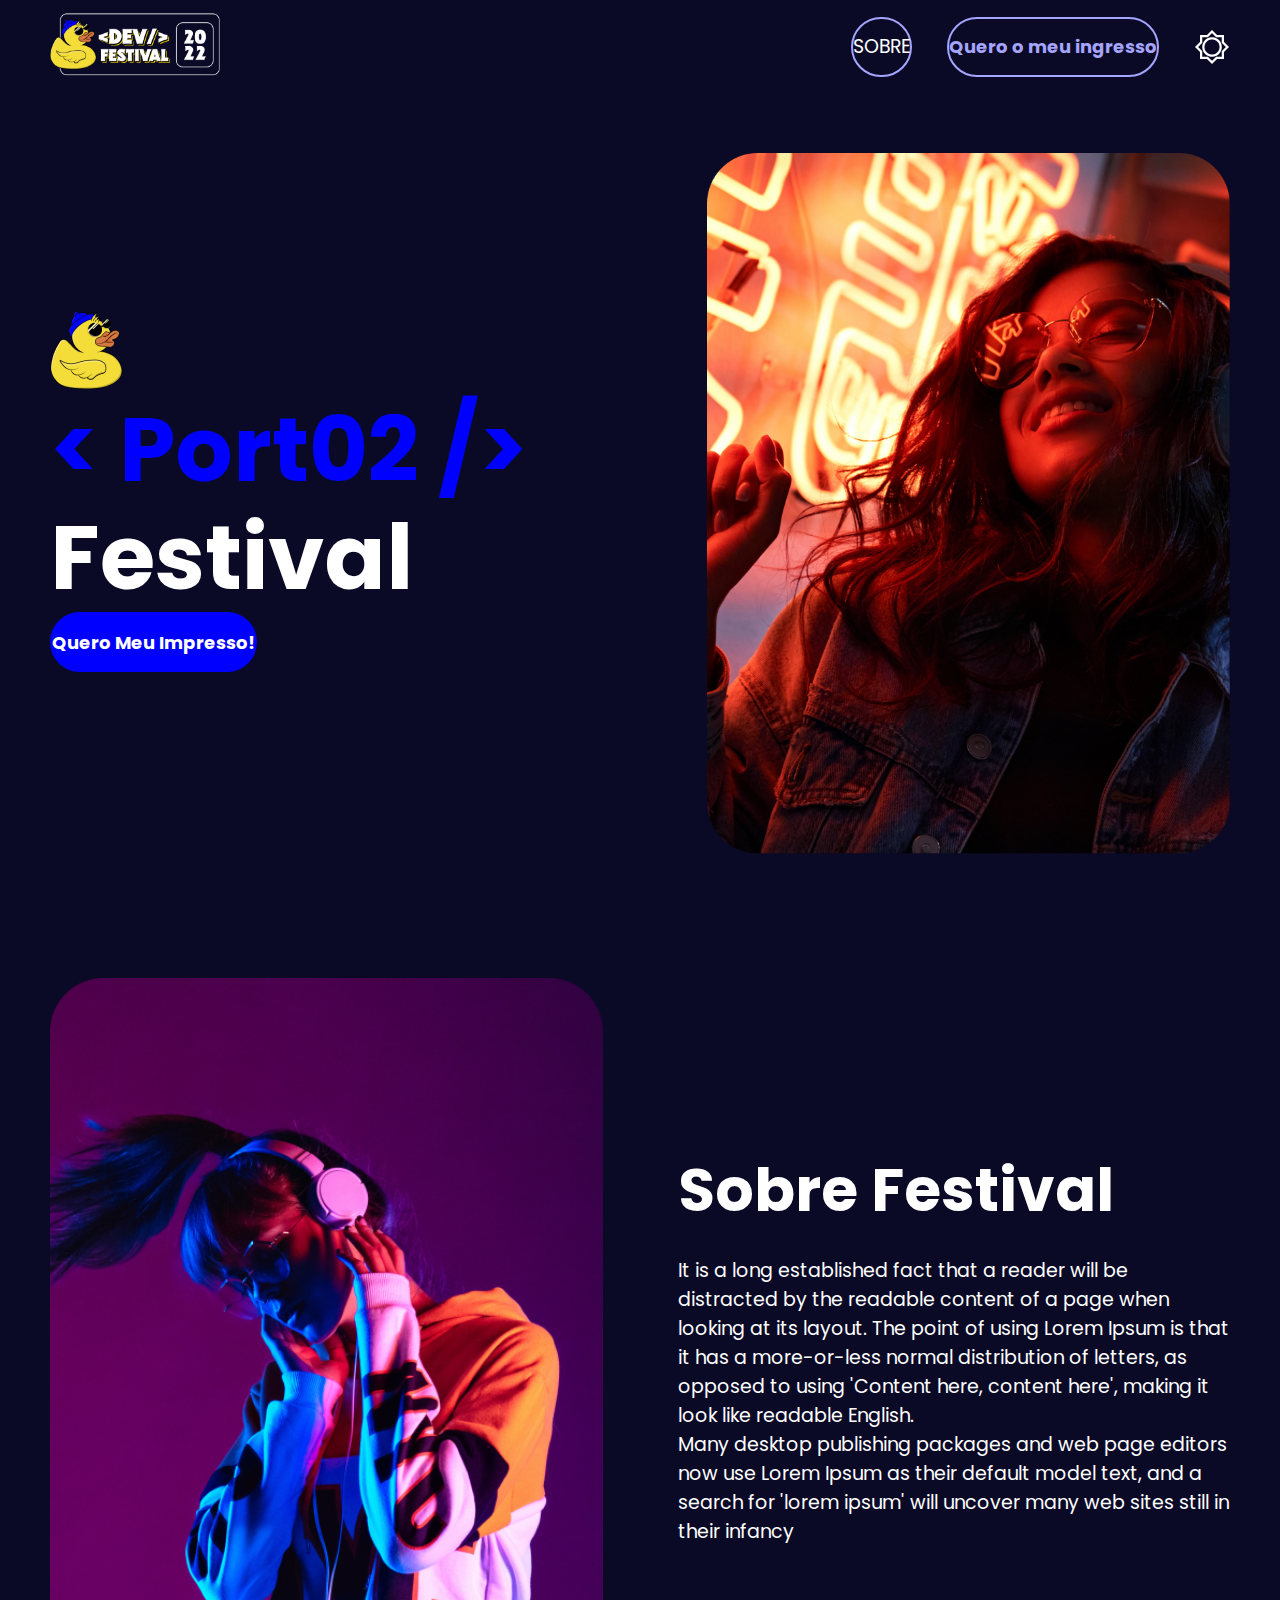
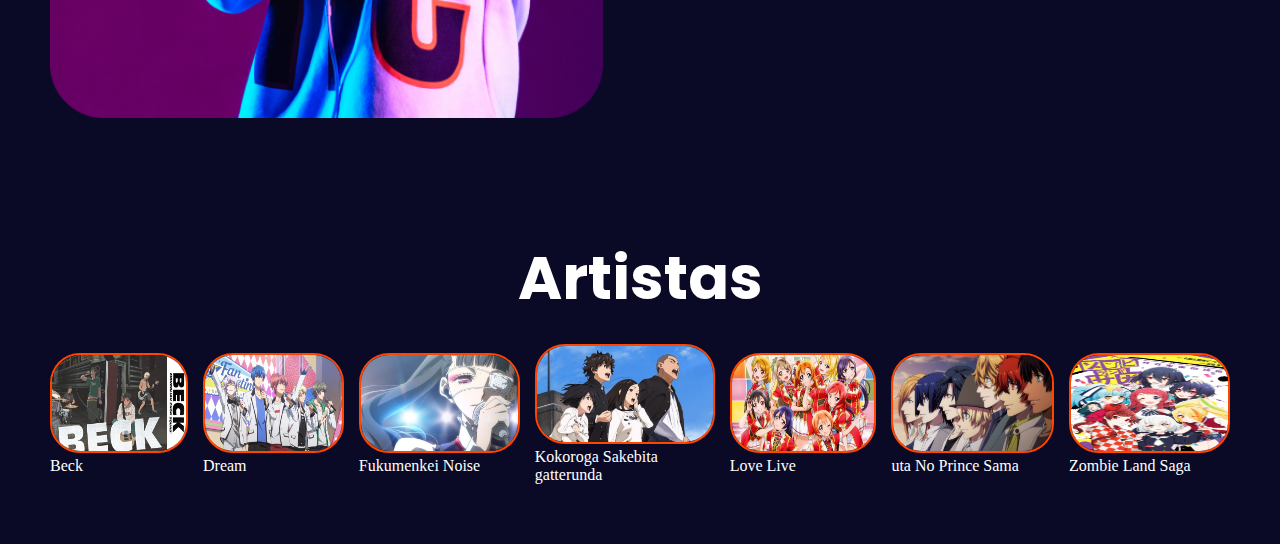
<file: index.html>
<!DOCTYPE html>
<html lang="pt-br">
<head>
    <meta charset="UTF-8">
    <meta http-equiv="X-UA-Compatible" content="IE=edge">
    <meta name="viewport" content="width=device-width, initial-scale=1.0">
    <link rel="stylesheet" href="./scr/css/style.css">
    <link rel="stylesheet" href="./scr/css/reset.css">
    <link rel="preconnect" href="https://fonts.googleapis.com">
    <link rel="preconnect" href="https://fonts.gstatic.com" crossorigin>
    <link href="https://fonts.googleapis.com/css2?family=Poppins:ital,wght@0,100;0,200;0,300;0,400;0,500;0,600;0,700;0,800;0,900;1,100;1,200;1,300;1,400;1,500;1,600;1,700;1,800;1,900&display=swap" rel="stylesheet">
    <title>Port02Festival - Learning Marathon</title>
</head>
<body>
    <header id="header">
        <div class="container">
            <div class="flex-box">
                <a href="./index.html" class="logo">
                    <img src="./scr/img/Ativo1@2x1.png" alt="Logo Festival">
                </a>
    
                <nav class="menu">
                    <ul>
                        <li>
                            <a href="./index.html#Sobre" class="btn outline">
                                Sobre
                            </a>
                        </li>
                    </ul>
                    <a href="./Carrinho.html" class="btn outline">
                    Quero o meu ingresso
                    </a>
                    <button class="btn" onclick="modeColor()">
                        <img src="./scr/img/Vector.png" alt="Modo Noturno">
                    </button>
                </nav>   
            </div>
        </div>
    </header>

    <section id="principal">
    <div class="container">
        <div class="flex-box">

            <div class="leff">
                <img src="./scr/img/Pato_DEV_Festival_PATO_1_2.png" alt="Pato Dev Festival">
                
                <h1 class="title one">
                    <span class="blue-text">&lt; Port02 /&gt;</span> Festival
                </h1>
        
                <div class="pad30-top">
                    <a href="Carrinho.html" target="_blank" class="btn solid">
                        Quero Meu Impresso!
                    </a>
                </div>                
            </div>

            <div class="right">
                <img src="./scr/img/Rectangle_2.png" alt="Ouvindo Música 1">  

            </div>
        </div>              
    </div>
    </section>

    <section id="sobre">
        <div class="container">
            <div class="flex-box">
                <div class="left">
                    <img src="./scr/img/Rectangle_3.png" alt="Ouvindo Música 2">
                </div>
                
                <div class="right">
                    <h2 class="title two pad30-bottom">
                        Sobre Festival
                    </h2>
    
                    <div class="content-box">
                        <p>
                            It is a long established fact that a reader will be distracted by the readable content of a page when looking at its layout. The point of using Lorem Ipsum is that it has a more-or-less normal distribution of letters, as opposed to using 'Content here, content here', making it look like readable English.
                        </p>
                    
                        <p>
                            Many desktop publishing packages and web page editors now use Lorem Ipsum as their default model text, and a search for 'lorem ipsum' will uncover many web sites still in their infancy
                        </p>
                    </div>
                </div>
            </div>            
        </div>                
    </section>
    

    <section id="artista">
        <div class="container">
            <h2 class="title two center pad30-bottom" >Artistas</h2>
            <ul class="lista-artista">
                <li>
                    <img src="./scr/img/Artists/beck.jpg" class="radius" alt="Artista 1">Beck
                </li>
                <li>
                    <img src="./scr/img/Artists/dream.png" class="radius" alt="Artista 2">Dream
                </li>
                <li>
                    <img src="./scr/img/Artists/FukumenkeiNoise.jpg" class="radius" alt="Artista 3">Fukumenkei Noise
                </li>
                <li>
                    <img src="./scr/img/Artists/KokorogaSakebitagatterunda.jpg" class="radius" alt="Artista 1">Kokoroga Sakebita gatterunda
                </li>
                <li>
                    <img src="./scr/img/Artists/LoveLive2.jpg" class="radius"  alt="Artista 2">Love Live
                </li>
                <li>
                    <img src="./scr/img/Artists/utaNoPrinceSama.jpg" class="radius"  alt="Artista 3">uta No Prince Sama
                </li>
                <li>
                    <img src="./scr/img/Artists/ZombieLandSaga.jpg" class="radius" alt="Artista 3">Zombie Land Saga
                </li>
            </ul>    
        </div>        
    </section>
</body>
<script src="./scr/js/mode-script.js"></script>
</html>
</file>
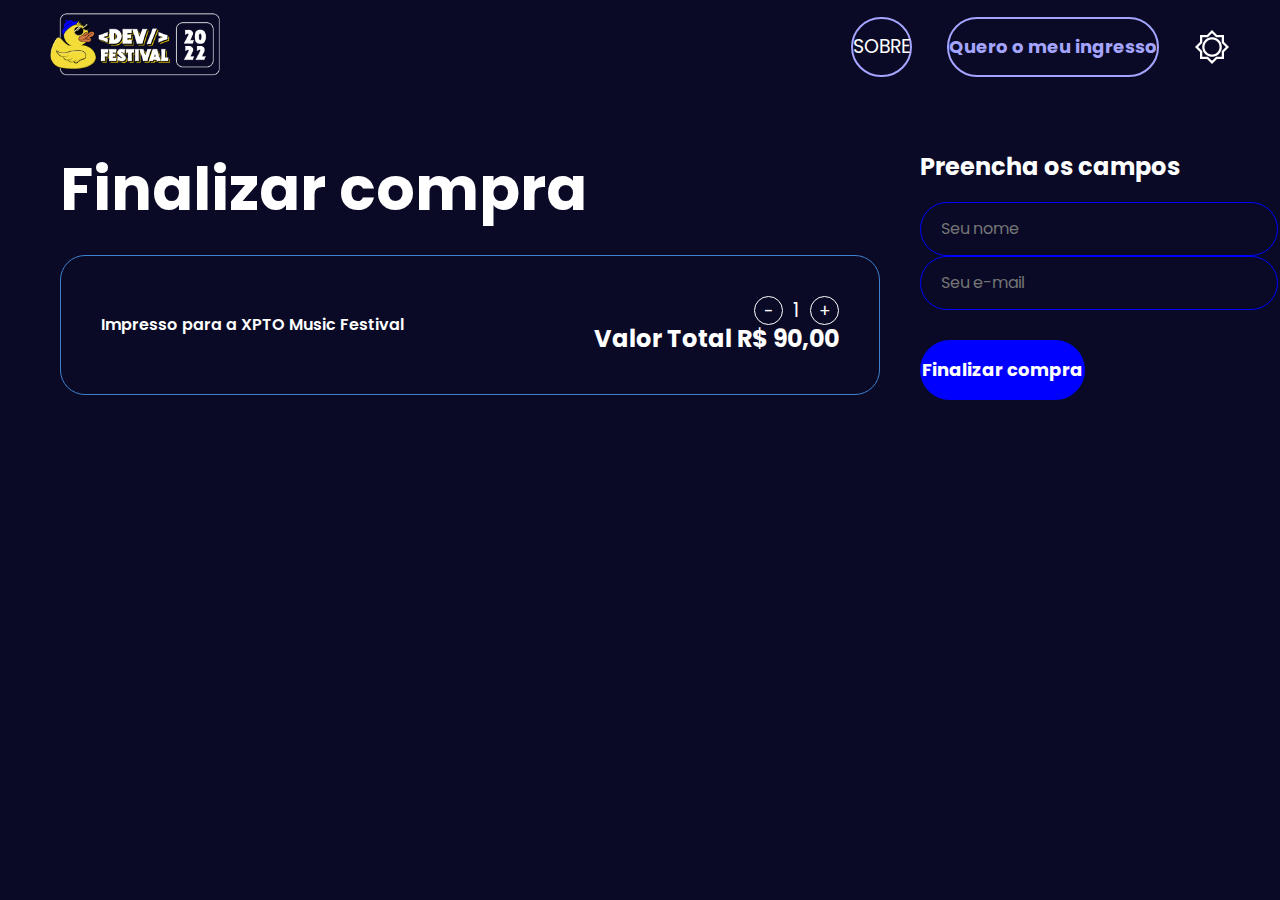
<file: Carrinho.html>
<!DOCTYPE html>
<html lang="pt-br">
<head>
    <meta charset="UTF-8">
    <meta http-equiv="X-UA-Compatible" content="IE=edge">
    <meta name="viewport" content="width=device-width, initial-scale=1.0">
    <link rel="stylesheet" href="./scr/css/style.css"> 
    <link rel="stylesheet" href="./scr/css/reset.css">
    <link rel="preconnect" href="https://fonts.googleapis.com">
    <link rel="preconnect" href="https://fonts.gstatic.com" crossorigin>
    <link href="https://fonts.googleapis.com/css2?family=Poppins:ital,wght@0,100;0,200;0,300;0,400;0,500;0,600;0,700;0,800;0,900;1,100;1,200;1,300;1,400;1,500;1,600;1,700;1,800;1,900&display=swap" rel="stylesheet">    
    <title>Carrinho</title>
</head>
<body>
    <header id="header">
        <div class="container">
            <div class="flex-box">
                <a href="./index.html" class="logo">
                    <img src="./scr/img/Ativo1@2x1.png" alt="Logo Festival">
                </a>
    
                <nav class="menu">
                    <ul>
                        <li>
                            <a href="./index.html#Sobre" class="btn outline">
                                Sobre
                            </a>
                        </li>
                    </ul>
                    <a href="./Carrinho.html" class="btn outline">
                    Quero o meu ingresso
                    </a>
                    <button class="btn">
                    <img src="./scr/img/Vector.png" alt="Modo Noturno" onclick="modeColor()">
                    </button>
                </nav>   
            </div>
        </div>
    </header>

    <section id="carrinho">
        <div class="container">
            <div class="flex-box">

                <div class="left">
                    <h1 class="title two" >Finalizar compra</h1>
                    <ul class="ing-list">
                        <li class="ingresso">
                            <h3 class="title four">Impresso para a XPTO Music Festival</h3>
                            <div>
                                <div class="controles">
                                    <button id="btnMin">-</button>
                                    <span id="qtdTicket">1</span>
                                    <button id="btnMax">+</button>
                                </div>
                                <p class="title three">
                                    Valor Total R$ 
                                    <span id="price">90,00</span> 
                                    </p>
                            </div>
                        </li>
                    </ul>

                </div>
                <div class="right">
                    <div>
                        <h2 class="title three pad20-bottom">Preencha os campos</h2>
                        <form class="form" id="cartForm">
                            <input type="text" name="nome" id="nome" placeholder="Seu nome" class="color-input">
                            <input type="email" name="email" id="email" placeholder="Seu e-mail" class="color-input">                
                            <button type="submit" id="btn-buy" class="btn solid">Finalizar compra</button>
                        </form>            
                    </div>
                </div>
            </div>
        </div>
    </section>
</body>
<script src="./scr/js/script.js"></script>
<script src="./scr/js/mode-script.js"></script>
</html>
</file>
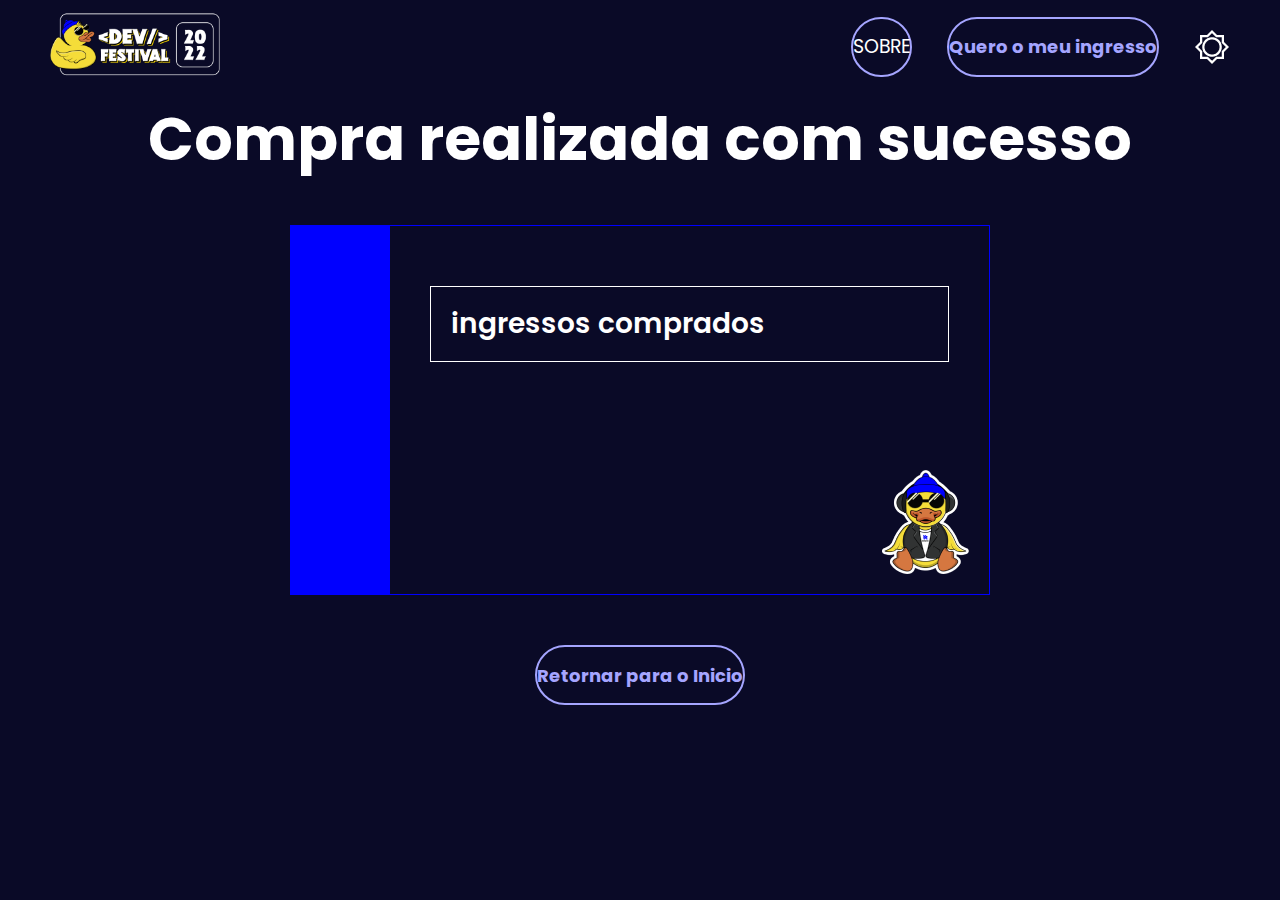
<file: finalizacao.html>
<!DOCTYPE html>
<html lang="pt-br">
<head>
    <meta charset="UTF-8">
    <meta http-equiv="X-UA-Compatible" content="IE=edge">
    <meta name="viewport" content="width=device-width, initial-scale=1.0">
    <link rel="stylesheet" href="./scr/css/style.css"> 
    <link rel="stylesheet" href="./scr/css/reset.css">
    <link rel="preconnect" href="https://fonts.googleapis.com">
    <link rel="preconnect" href="https://fonts.gstatic.com" crossorigin>
    <link href="https://fonts.googleapis.com/css2?family=Poppins:ital,wght@0,100;0,200;0,300;0,400;0,500;0,600;0,700;0,800;0,900;1,100;1,200;1,300;1,400;1,500;1,600;1,700;1,800;1,900&display=swap" rel="stylesheet">
    
    <title>Finalização</title>
</head>
<body>
    <header id="header">
        <div class="container">
            <div class="flex-box">
                <a href="./index.html" class="logo">
                    <img src="./scr/img/Ativo1@2x1.png" alt="Logo Festival">
                </a>
    
                <nav class="menu">
                    <ul>
                        <li>
                            <a href="./index.html#Sobre" class="btn outline">
                                Sobre
                            </a>
                        </li>
                    </ul>
                    <a href="./Carrinho.html" class="btn outline">
                    Quero o meu ingresso
                    </a>
                    <button class="btn">
                    <img src="./scr/img/Vector.png" alt="Modo Noturno" onclick="modeColor()">
                    </button>
                </nav>   
            </div>
        </div>
    </header>

    <section id="Finalizacao">
        <div class="container">
            <div class="flex-box">
                <h1 class="title two">Compra realizada com sucesso</h1>

                <div class="ingresso">

                    <h2 class="title two" id="nomeComprador">João do pé de feijao</h2>
                    <p class="title three" id="emailComprador">jpf@gmail.com</p>

                    <div class="qtd-box">
                        <p class="title threehalf"> 
                            <span class="azulclaro-text" id="ticketComprado">0</span> 
                            ingressos comprados
                        </p>                        
                    </div>
                    <img src="./scr/img/Ativo2@2x1.png" alt="Pato Compra Fim">
                </div>
                <a href="./index.html" class="btn outline">Retornar para o Inicio</a>  
            </div>
        </div>
    </section>
    
</body>
<script src="./scr/js/ingresso.js"></script>
<script src="./scr/js/mode-script.js"></script>
</html>
</file>
<file: scr/css/style.css>
/*body*/
body{
    background-color: #0a0a27;
    color:#FFFFFF;
    transition: 2s;
    
}

.modeColor{
    background-color: #c7a69dea;
    color: #0a0a27;
    
}

/*espacamento global*/
.pad10-top{
    padding-top: 10px;
}

.pad20-top{
    padding-top: 20px;
}

.pad30-top{
    padding-bottom: 30px;
}

.pad10-bottom{
    padding-bottom: 10px;
}

.pad20-bottom{
    padding-bottom: 20px;
}

.pad30-bottom{
    padding-bottom: 30px;
}

/*Header*/
#header{
    background: #0a0a27;
}

#header .menu ul a{
    font-family: poppins;
    font-size: 19px;
    font-weight: 400;
    color: #FFFFFF;
    text-transform: uppercase;
}

#header .flex-box{
    display: flex;
    align-items: center;
    justify-content: space-between;
}

#header .flex-box nav{
    display: flex;
    align-items: center;
    gap: 35px;
}

#header .flex-box .logo{
    max-width: 170px;
}

/*tipografia*/
.title{
    font-family: Poppins;
    color: #ffffff;
    line-height: 1.2;
}
.title.one{
    font-size: 90px;
    font-weight: 700;    
}
.title.two{
    font-size: 60px;
    font-weight: 700;
}
.title.threehalf{
    font-size: 28px;
    font-weight: 600;
}
.title.three{
    font-size: 24px;
    font-weight: 700;
}
.title.four{
    font-size: 16px;
    font-weight: 600;
}

.title.center{
    text-align: center;
}

.content-box p{
    font-family: poppins;
    font-size: 19px;
    font-weight: 400;
    color: #FFFFFF;
}
.blue-text{
    color:#0000FF;
}
.azulclaro-text{
    color: #0000FF;
}

/*botoes*/
.btn{
    display: inline-flex;
    align-items: center;
    justify-content: center;

    font-family: poppins;
    font-size: 18px;
    font-weight: 700;
    height: 60px;
    border-radius: 255px;
    transition: 0.4s;
}

.btn.solid:hover{
    background: #3e81ce;
    border-color: #3e81ce;
}

.btn.solid{
    background: #0000FF;
    color: #ffffff;
    border: 2px solid #0000FF;
}

.btn.outline{
    background: transparent;
    color: #a5a5ff;
    border: 2px solid #a5a5ff;
}

.btn.outline:hover{
    background: #c6a4f3;
    border-color: #c6a4f3;
    color:#FFFFFF;
}

/*grid*/
.container{
    width: 100%;
    max-width: 1200px;
    margin: 0 auto;
    padding: 10px;
}

/*imagens*/
.radius{
    width: 500px;
    height: 100px;
    border: 2px solid orangered;
    border-radius: 30px;
    overflow: hidden;
    text-align: justify;
      
}

/*secoes*/
#principal{
    padding: 50px 0;
}

#principal .flex-box{
    display: flex;
    align-items: center;
    gap: 75px;
}

#sobre{
    padding: 50px 0;
}

#sobre .flex-box{
    display: flex;
    align-items: center;
    gap: 75px;
}

#sobre .flex-box .left,
#sobre .flex-box .right{
    width: 100%;
}

#sobre .flex-box .left img{
    width: 100%;
}

#artista{
    padding: 50px 0;
}

#artista .lista-artista{
    display: flex;
    align-items: center;
    gap: 15px;
}

#finalizacao{
    padding: 50px 0;
}

#Finalizacao .flex-box{
    display: flex;
    flex-direction: column;
    justify-content: center;
    align-items: center;
    gap: 50px;
}

#Finalizacao .flex-box .ingresso{
    min-width: 700px;
    min-height: 370px;
    position: relative;
    border: 1px solid #0000FF;
    border-left-width: 100px;
    padding: 40px;

}

#Finalizacao .flex-box .ingresso img{
    position: absolute;
    right: 20px;
    bottom: 20px;
}

#Finalizacao .flex-box .ingresso .qtd-box{
    margin-top: 20px;
    padding: 20px;
    border: 1px solid #FFFFFF;
}

#carrinho{
    padding: 50px;
}

#carrinho .flex-box{
    display: flex;
    gap: 40px;
}

#carrinho .flex-box .left,
#carrinho .flex-box .right{
    width: 100%;
}

#carrinho .flex-box .right{
    max-width: 300px;
}

#carrinho .flex-box .ing-list{
    margin-top: 30px;
}

#carrinho .flex-box .ing-list .ingresso{
    display: flex;
    align-items: center;
    justify-content: space-between;
    padding: 40px;
    border: 1px solid #3e81ce;
    border-radius: 25px;
}

#carrinho .flex-box .ing-list .controles{
    display: flex;
    justify-content: flex-end;
    gap: 10px;
}

#carrinho .flex-box .ing-list .controles button{
    font-family: poppins;
    font-size: 17px;
    display: inline-flex;
    align-items: center;
    justify-content: center;
    width: 29px;
    height: 29px;
    color: #FFFFFF;
    border: 1px solid #FFFFFF;
    border-radius: 255px;
}

#carrinho .flex-box .ing-list .controles span{
    font-family: poppins;
    font-size: 19px;
    color: #FFFFFF;
}

#carrinho .flex-box .form{
    display: flexbox;
    flex-direction: column;
    gap: 10px;    
}

#carrinho .flex-box .color-input{
    color: #FFFFFF;
}

#carrinho .flex-box .form input{
    font-family: poppins;
    font-size: 16px;
    font-weight: 400;
    background: transparent;
    height: 54px;
    padding: 0 20px;
    border: 1px solid #0000FF;
    border-radius: 255px;
}

#carrinho .flex-box .form button{
    margin-top: 30px;
}
</file>
